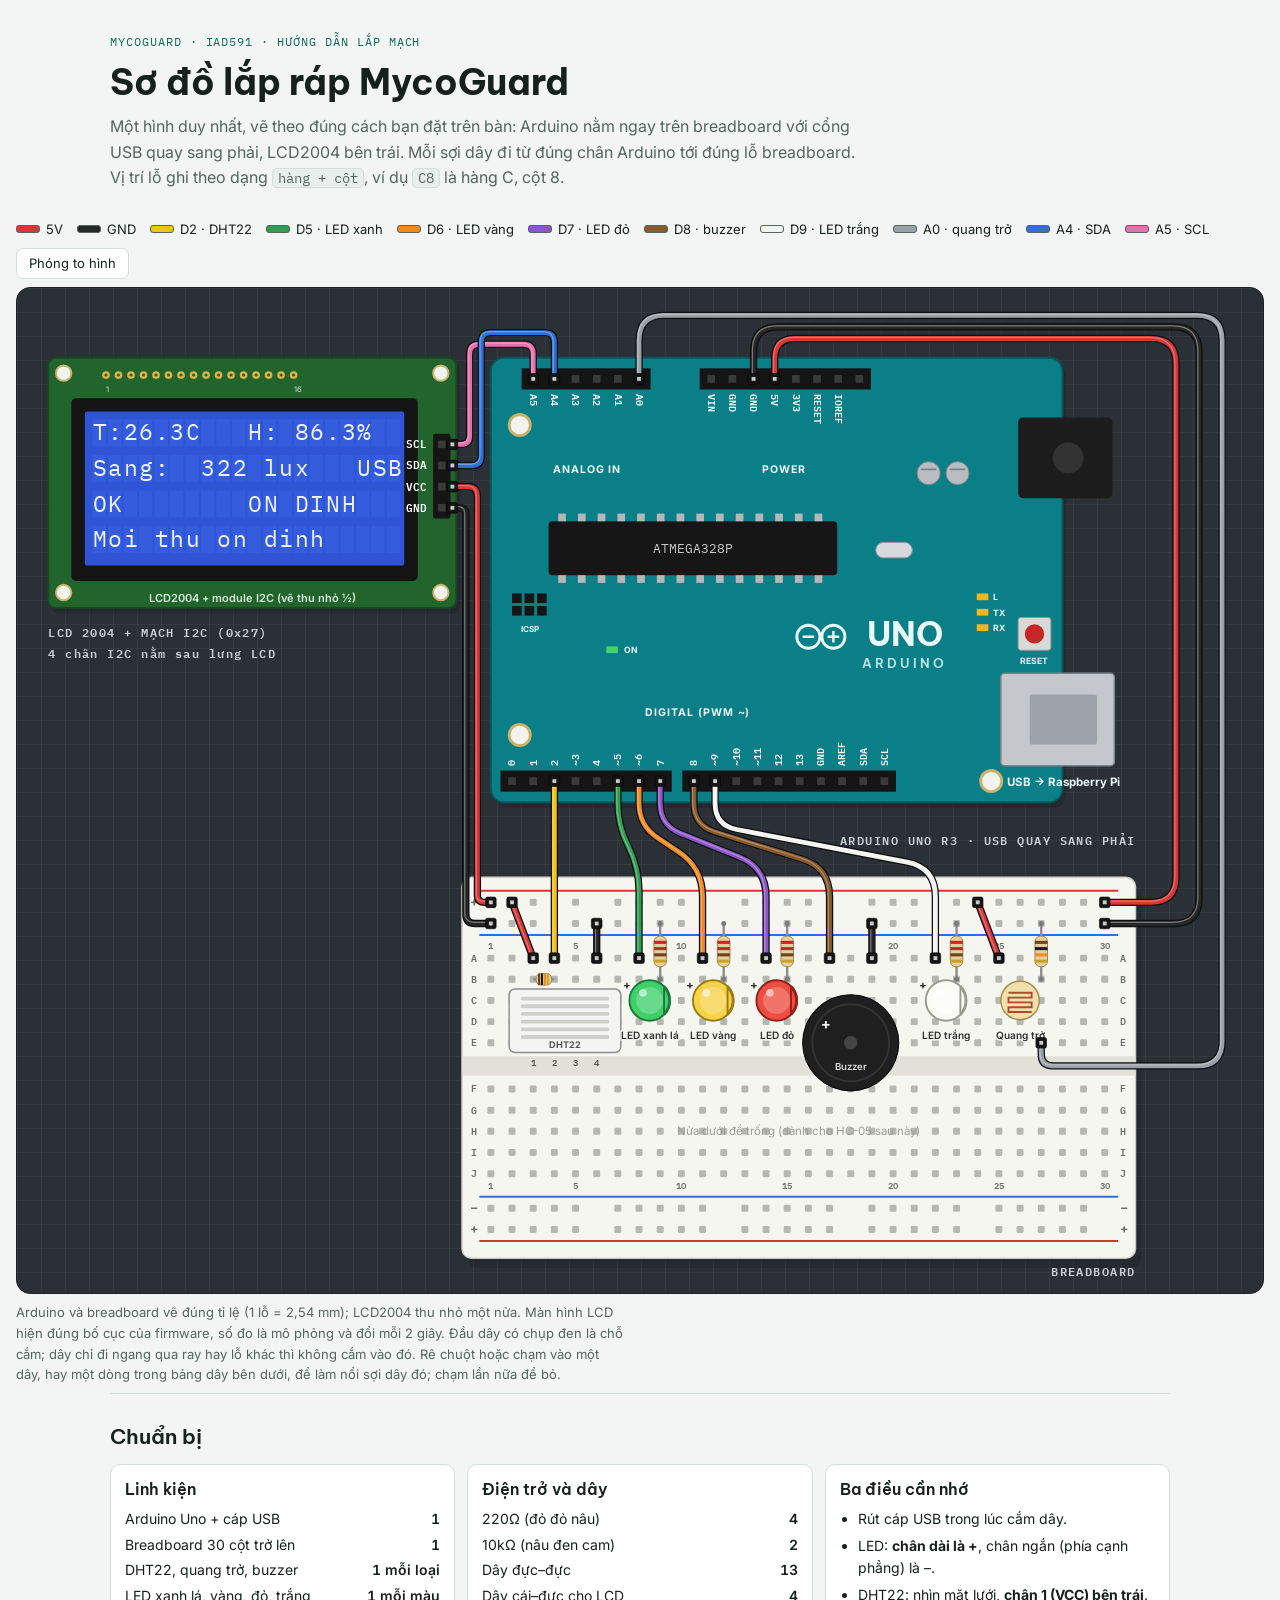
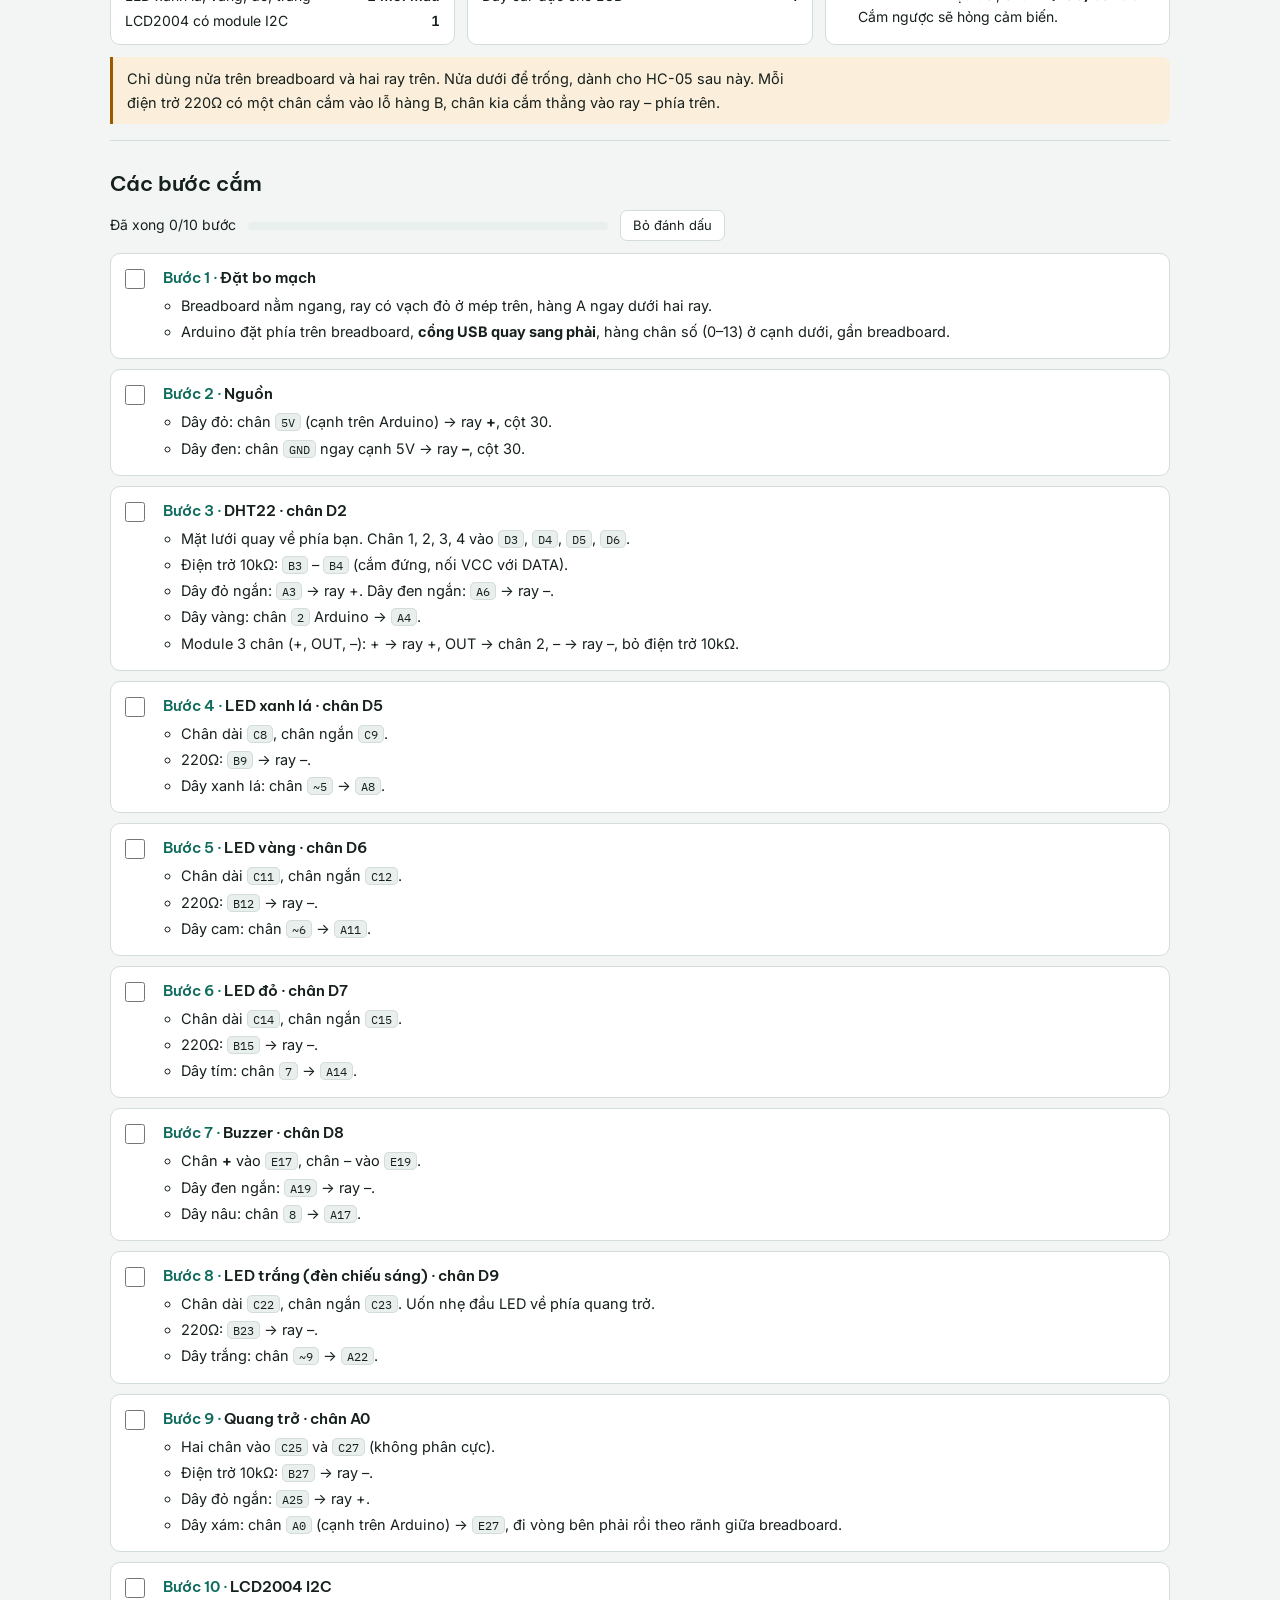
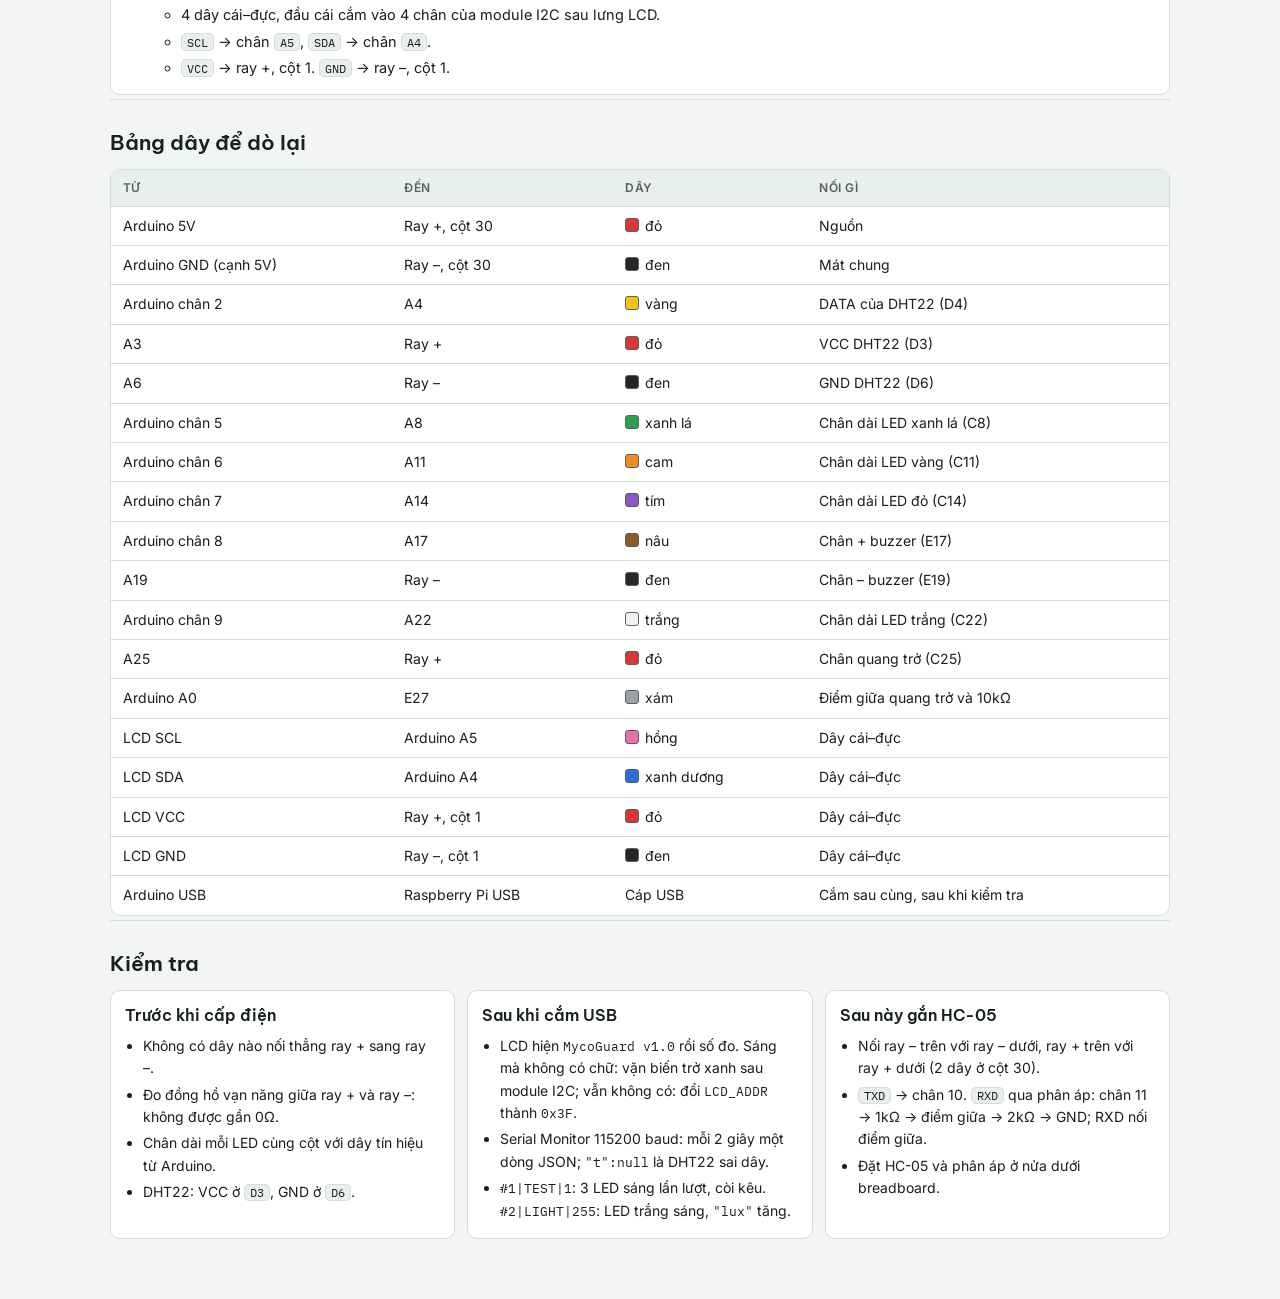
<file: docs/so-do-cam-day.html>
<!doctype html>
<meta charset="utf-8">
<meta name="viewport" content="width=device-width, initial-scale=1">
<title>Sơ đồ cắm dây MycoGuard</title>
<meta name="claude:viewport-fit-sides" content="cover">
<link rel="stylesheet" href="https://fonts.googleapis.com/css2?family=Be+Vietnam+Pro:wght@500;600;700&family=Inter:wght@400;500;600&family=IBM+Plex+Mono:wght@400;500;600&display=swap">
<style>
/* Layout: một hình lắp ráp lớn ở đầu trang (cuộn ngang trên điện thoại), bên dưới là các bước cắm và bảng dây.
   Hình vẽ giữ màu vật lý (bo mạch, dây); chữ và nền trang theo theme. */
:root{
  --bg:#f2f5f4; --surface:#ffffff; --sunk:#e9efed; --fg:#16201c; --muted:#56645e; --line:#d3ddd9;
  --accent:#0f6b5c; --accent-soft:#d9eee8; --warn:#9a5a00; --warn-soft:#fbeedb;
  --wire-edge:#2c312e; --stage:#e4e9e6;
  --f-display:"Be Vietnam Pro","Segoe UI",system-ui,sans-serif;
  --f-body:"Inter","Segoe UI",system-ui,sans-serif;
  --f-mono:"IBM Plex Mono",ui-monospace,Consolas,monospace;
}
@media (prefers-color-scheme: dark){:root:not([data-theme="light"]){
  --bg:#0e1412; --surface:#151d1a; --sunk:#1b2622; --fg:#e2ebe7; --muted:#9aa9a3; --line:#2a3531;
  --accent:#5cc7b0; --accent-soft:#16302a; --warn:#e7ad55; --warn-soft:#3a2b14;
  --wire-edge:#0a0c0b; --stage:#1d2622; color-scheme:dark;}}
:root[data-theme="dark"]{
  --bg:#0e1412; --surface:#151d1a; --sunk:#1b2622; --fg:#e2ebe7; --muted:#9aa9a3; --line:#2a3531;
  --accent:#5cc7b0; --accent-soft:#16302a; --warn:#e7ad55; --warn-soft:#3a2b14;
  --wire-edge:#0a0c0b; --stage:#1d2622; color-scheme:dark;}
body{margin:0;background:var(--bg);color:var(--fg);font-family:var(--f-body);font-size:15px;line-height:1.6}
.wrap{max-width:1060px;margin:0 auto;padding-left:max(16px,env(safe-area-inset-left,0px));padding-right:max(16px,env(safe-area-inset-right,0px));padding-block:0 56px}
.wide{max-width:1320px;margin:0 auto;padding-left:max(16px,env(safe-area-inset-left,0px));padding-right:max(16px,env(safe-area-inset-right,0px));padding-block:0 8px}
header.top{padding-block:32px 16px}
.eyebrow{font-family:var(--f-mono);font-size:12px;letter-spacing:.08em;text-transform:uppercase;color:var(--accent)}
h1{font-family:var(--f-display);font-weight:700;font-size:clamp(26px,4vw,36px);line-height:1.15;margin:.3em 0 .3em;text-wrap:balance}
h2{font-family:var(--f-display);font-weight:600;font-size:21px;margin:0 0 10px;text-wrap:balance}
h3{font-family:var(--f-display);font-weight:600;font-size:16px;margin:0 0 6px}
p{margin:0 0 12px;max-width:76ch}
.lead{color:var(--muted);font-size:16px;max-width:76ch}
code{font-family:var(--f-mono);font-size:.9em}
kbd{font-family:var(--f-mono);font-size:.85em;background:var(--sunk);border:1px solid var(--line);border-radius:5px;padding:0 5px;white-space:nowrap}
section{padding-block:26px 4px;border-top:1px solid var(--line)}
.stage{background-color:#2b3037;background-image:linear-gradient(rgba(255,255,255,.045) 1px,transparent 1px),linear-gradient(90deg,rgba(255,255,255,.045) 1px,transparent 1px);background-size:24px 24px;border:1px solid #1d2126;border-radius:14px;padding:12px;overflow:auto}
.stage .wire{transition:opacity .15s}
.stage svg.hl .wire{opacity:.16}
.stage svg.hl .wire.on{opacity:1}
.stage .wire.on .core{stroke-width:7}
.stage .wire{cursor:pointer}
tr[data-w]{cursor:pointer}
tr[data-w]:hover,tr[data-w]:focus,tr[data-w].on{background:var(--accent-soft);outline:none}
@media (prefers-reduced-motion:reduce){.stage .wire{transition:none}}
.stage svg{display:block;width:100%;height:auto;min-width:980px}
.stage.big svg{min-width:1700px}
.stage-bar{display:flex;flex-wrap:wrap;align-items:center;justify-content:space-between;gap:8px 16px;margin:0 0 8px}
.legend{display:flex;flex-wrap:wrap;gap:4px 14px;font-size:13px}
.legend span{display:inline-flex;align-items:center;gap:6px}
.legend i{width:22px;height:6px;border-radius:3px;border:1px solid var(--muted)}
.btn{font:inherit;font-size:13px;background:var(--surface);color:var(--fg);border:1px solid var(--line);border-radius:7px;padding:4px 12px;cursor:pointer}
.btn:hover,.btn:focus-visible{border-color:var(--accent);outline:none}
.caption{font-size:13px;color:var(--muted);margin:8px 0 0}
.grid{display:grid;grid-template-columns:repeat(auto-fit,minmax(230px,1fr));gap:12px}
.grid>*{min-width:0}
.card{background:var(--surface);border:1px solid var(--line);border-radius:10px;padding:12px 14px}
.bom{list-style:none;margin:0;padding:0;display:grid;gap:3px;font-size:14px}
.bom li{display:flex;justify-content:space-between;gap:10px}
.bom b{font-variant-numeric:tabular-nums;font-weight:600;white-space:nowrap}
.dots{margin:0;padding-left:18px;font-size:14px}
.dots li{margin-bottom:4px}
.callout{border-left:3px solid var(--warn);background:var(--warn-soft);padding:10px 14px;border-radius:0 8px 8px 0;margin:12px 0;font-size:14.5px}
.callout p:last-child{margin:0}
.tbl{overflow-x:auto;border:1px solid var(--line);border-radius:10px;background:var(--surface)}
table{border-collapse:collapse;width:100%;font-size:14px}
th,td{text-align:left;padding:8px 12px;border-bottom:1px solid var(--line);vertical-align:top}
th{font-size:12px;letter-spacing:.04em;text-transform:uppercase;color:var(--muted);background:var(--sunk);font-weight:600;white-space:nowrap}
tr:last-child td{border-bottom:0}
td .sw{display:inline-block;width:12px;height:12px;border-radius:3px;border:1px solid var(--muted);vertical-align:-1px;margin-right:6px}
.progress{display:flex;flex-wrap:wrap;align-items:center;gap:10px 12px;margin:0 0 12px;font-size:14px}
.bar{flex:1 1 160px;height:8px;background:var(--sunk);border-radius:99px;overflow:hidden;max-width:360px}
.bar i{display:block;height:100%;width:0;background:var(--accent);transition:width .25s}
ol.steps{list-style:none;margin:0;padding:0;display:grid;gap:10px;counter-reset:st}
ol.steps>li{background:var(--surface);border:1px solid var(--line);border-radius:10px;padding:12px 14px;display:grid;grid-template-columns:26px minmax(0,1fr);gap:2px 12px;counter-increment:st}
ol.steps>li.done{border-color:var(--accent);background:color-mix(in srgb,var(--accent-soft) 55%,var(--surface))}
ol.steps input{width:20px;height:20px;margin:3px 0 0;accent-color:var(--accent);cursor:pointer}
ol.steps label{font-family:var(--f-display);font-weight:600;cursor:pointer}
ol.steps label::before{content:"Bước " counter(st) " · ";color:var(--accent)}
ol.steps ul{grid-column:2;margin:2px 0 0;padding-left:18px;font-size:14.5px}
ol.steps ul li{margin-bottom:3px}
@media (prefers-reduced-motion:reduce){.bar i{transition:none}}
</style>

<header class="top wrap">
  <div class="eyebrow">MycoGuard · IAD591 · Hướng dẫn lắp mạch</div>
  <h1>Sơ đồ lắp ráp MycoGuard</h1>
  <p class="lead">Một hình duy nhất, vẽ theo đúng cách bạn đặt trên bàn: Arduino nằm ngay trên breadboard với cổng USB quay sang phải, LCD2004 bên trái. Mỗi sợi dây đi từ đúng chân Arduino tới đúng lỗ breadboard. Vị trí lỗ ghi theo dạng <kbd>hàng + cột</kbd>, ví dụ <kbd>C8</kbd> là hàng C, cột 8.</p>
</header>

<div class="wide">
  <div class="stage-bar">
    <div class="legend" id="legend"></div>
    <button class="btn" id="zoomBtn" type="button" aria-pressed="false">Phóng to hình</button>
  </div>
  <div class="stage" id="stage"><svg id="art" viewBox="0 0 1270 1020" role="img" aria-label="Sơ đồ lắp ráp: Arduino Uno, breadboard, LCD2004 I2C và toàn bộ dây nối"></svg></div>
  <p class="caption">Arduino và breadboard vẽ đúng tỉ lệ (1 lỗ = 2,54 mm); LCD2004 thu nhỏ một nửa. Màn hình LCD hiện đúng bố cục của firmware, số đo là mô phỏng và đổi mỗi 2 giây. Đầu dây có chụp đen là chỗ cắm; dây chỉ đi ngang qua ray hay lỗ khác thì không cắm vào đó. Rê chuột hoặc chạm vào một dây, hay một dòng trong bảng dây bên dưới, để làm nổi sợi dây đó; chạm lần nữa để bỏ.</p>
</div>

<main class="wrap">

<section>
  <h2>Chuẩn bị</h2>
  <div class="grid">
    <div class="card"><h3>Linh kiện</h3><ul class="bom">
      <li>Arduino Uno + cáp USB<b>1</b></li>
      <li>Breadboard 30 cột trở lên<b>1</b></li>
      <li>DHT22, quang trở, buzzer<b>1 mỗi loại</b></li>
      <li>LED xanh lá, vàng, đỏ, trắng<b>1 mỗi màu</b></li>
      <li>LCD2004 có module I2C<b>1</b></li>
    </ul></div>
    <div class="card"><h3>Điện trở và dây</h3><ul class="bom">
      <li>220Ω (đỏ đỏ nâu)<b>4</b></li>
      <li>10kΩ (nâu đen cam)<b>2</b></li>
      <li>Dây đực–đực<b>13</b></li>
      <li>Dây cái–đực cho LCD<b>4</b></li>
    </ul></div>
    <div class="card"><h3>Ba điều cần nhớ</h3><ul class="dots">
      <li>Rút cáp USB trong lúc cắm dây.</li>
      <li>LED: <b>chân dài là +</b>, chân ngắn (phía cạnh phẳng) là –.</li>
      <li>DHT22: nhìn mặt lưới, <b>chân 1 (VCC) bên trái</b>. Cắm ngược sẽ hỏng cảm biến.</li>
    </ul></div>
  </div>
  <div class="callout"><p>Chỉ dùng nửa trên breadboard và hai ray trên. Nửa dưới để trống, dành cho HC-05 sau này. Mỗi điện trở 220Ω có một chân cắm vào lỗ hàng B, chân kia cắm thẳng vào ray – phía trên.</p></div>
</section>

<section>
  <h2>Các bước cắm</h2>
  <div class="progress"><span id="progText">Đã xong 0/10 bước</span><div class="bar"><i id="progBar"></i></div><button class="btn" id="resetBtn" type="button">Bỏ đánh dấu</button></div>
  <ol class="steps" id="steps">
    <li><input type="checkbox" id="s1"><label for="s1">Đặt bo mạch</label>
      <ul><li>Breadboard nằm ngang, ray có vạch đỏ ở mép trên, hàng A ngay dưới hai ray.</li>
      <li>Arduino đặt phía trên breadboard, <b>cổng USB quay sang phải</b>, hàng chân số (0–13) ở cạnh dưới, gần breadboard.</li></ul></li>
    <li><input type="checkbox" id="s2"><label for="s2">Nguồn</label>
      <ul><li>Dây đỏ: chân <kbd>5V</kbd> (cạnh trên Arduino) → ray <b>+</b>, cột 30.</li>
      <li>Dây đen: chân <kbd>GND</kbd> ngay cạnh 5V → ray <b>–</b>, cột 30.</li></ul></li>
    <li><input type="checkbox" id="s3"><label for="s3">DHT22 · chân D2</label>
      <ul><li>Mặt lưới quay về phía bạn. Chân 1, 2, 3, 4 vào <kbd>D3</kbd>, <kbd>D4</kbd>, <kbd>D5</kbd>, <kbd>D6</kbd>.</li>
      <li>Điện trở 10kΩ: <kbd>B3</kbd> – <kbd>B4</kbd> (cắm đứng, nối VCC với DATA).</li>
      <li>Dây đỏ ngắn: <kbd>A3</kbd> → ray +. Dây đen ngắn: <kbd>A6</kbd> → ray –.</li>
      <li>Dây vàng: chân <kbd>2</kbd> Arduino → <kbd>A4</kbd>.</li>
      <li>Module 3 chân (+, OUT, –): + → ray +, OUT → chân 2, – → ray –, bỏ điện trở 10kΩ.</li></ul></li>
    <li><input type="checkbox" id="s4"><label for="s4">LED xanh lá · chân D5</label>
      <ul><li>Chân dài <kbd>C8</kbd>, chân ngắn <kbd>C9</kbd>.</li>
      <li>220Ω: <kbd>B9</kbd> → ray –.</li>
      <li>Dây xanh lá: chân <kbd>~5</kbd> → <kbd>A8</kbd>.</li></ul></li>
    <li><input type="checkbox" id="s5"><label for="s5">LED vàng · chân D6</label>
      <ul><li>Chân dài <kbd>C11</kbd>, chân ngắn <kbd>C12</kbd>.</li>
      <li>220Ω: <kbd>B12</kbd> → ray –.</li>
      <li>Dây cam: chân <kbd>~6</kbd> → <kbd>A11</kbd>.</li></ul></li>
    <li><input type="checkbox" id="s6"><label for="s6">LED đỏ · chân D7</label>
      <ul><li>Chân dài <kbd>C14</kbd>, chân ngắn <kbd>C15</kbd>.</li>
      <li>220Ω: <kbd>B15</kbd> → ray –.</li>
      <li>Dây tím: chân <kbd>7</kbd> → <kbd>A14</kbd>.</li></ul></li>
    <li><input type="checkbox" id="s7"><label for="s7">Buzzer · chân D8</label>
      <ul><li>Chân <b>+</b> vào <kbd>E17</kbd>, chân – vào <kbd>E19</kbd>.</li>
      <li>Dây đen ngắn: <kbd>A19</kbd> → ray –.</li>
      <li>Dây nâu: chân <kbd>8</kbd> → <kbd>A17</kbd>.</li></ul></li>
    <li><input type="checkbox" id="s8"><label for="s8">LED trắng (đèn chiếu sáng) · chân D9</label>
      <ul><li>Chân dài <kbd>C22</kbd>, chân ngắn <kbd>C23</kbd>. Uốn nhẹ đầu LED về phía quang trở.</li>
      <li>220Ω: <kbd>B23</kbd> → ray –.</li>
      <li>Dây trắng: chân <kbd>~9</kbd> → <kbd>A22</kbd>.</li></ul></li>
    <li><input type="checkbox" id="s9"><label for="s9">Quang trở · chân A0</label>
      <ul><li>Hai chân vào <kbd>C25</kbd> và <kbd>C27</kbd> (không phân cực).</li>
      <li>Điện trở 10kΩ: <kbd>B27</kbd> → ray –.</li>
      <li>Dây đỏ ngắn: <kbd>A25</kbd> → ray +.</li>
      <li>Dây xám: chân <kbd>A0</kbd> (cạnh trên Arduino) → <kbd>E27</kbd>, đi vòng bên phải rồi theo rãnh giữa breadboard.</li></ul></li>
    <li><input type="checkbox" id="s10"><label for="s10">LCD2004 I2C</label>
      <ul><li>4 dây cái–đực, đầu cái cắm vào 4 chân của module I2C sau lưng LCD.</li>
      <li><kbd>SCL</kbd> → chân <kbd>A5</kbd>, <kbd>SDA</kbd> → chân <kbd>A4</kbd>.</li>
      <li><kbd>VCC</kbd> → ray +, cột 1. <kbd>GND</kbd> → ray –, cột 1.</li></ul></li>
  </ol>
</section>

<section>
  <h2>Bảng dây để dò lại</h2>
  <div class="tbl"><table>
    <thead><tr><th>Từ</th><th>Đến</th><th>Dây</th><th>Nối gì</th></tr></thead>
    <tbody id="wireTable"></tbody>
  </table></div>
</section>

<section>
  <h2>Kiểm tra</h2>
  <div class="grid">
    <div class="card"><h3>Trước khi cấp điện</h3><ul class="dots">
      <li>Không có dây nào nối thẳng ray + sang ray –.</li>
      <li>Đo đồng hồ vạn năng giữa ray + và ray –: không được gần 0Ω.</li>
      <li>Chân dài mỗi LED cùng cột với dây tín hiệu từ Arduino.</li>
      <li>DHT22: VCC ở <kbd>D3</kbd>, GND ở <kbd>D6</kbd>.</li>
    </ul></div>
    <div class="card"><h3>Sau khi cắm USB</h3><ul class="dots">
      <li>LCD hiện <code>MycoGuard v1.0</code> rồi số đo. Sáng mà không có chữ: vặn biến trở xanh sau module I2C; vẫn không có: đổi <code>LCD_ADDR</code> thành <code>0x3F</code>.</li>
      <li>Serial Monitor 115200 baud: mỗi 2 giây một dòng JSON; <code>"t":null</code> là DHT22 sai dây.</li>
      <li><code>#1|TEST|1</code>: 3 LED sáng lần lượt, còi kêu. <code>#2|LIGHT|255</code>: LED trắng sáng, <code>"lux"</code> tăng.</li>
    </ul></div>
    <div class="card"><h3>Sau này gắn HC-05</h3><ul class="dots">
      <li>Nối ray – trên với ray – dưới, ray + trên với ray + dưới (2 dây ở cột 30).</li>
      <li><kbd>TXD</kbd> → chân 10. <kbd>RXD</kbd> qua phân áp: chân 11 → 1kΩ → điểm giữa → 2kΩ → GND; RXD nối điểm giữa.</li>
      <li>Đặt HC-05 và phân áp ở nửa dưới breadboard.</li>
    </ul></div>
  </div>
</section>

</main>

<script>
(function () {
  "use strict";
  var W = { red:"#d93636", black:"#262626", yellow:"#f2c21b", green:"#2f9e4f", orange:"#f08a24", purple:"#8e55c9",
            brown:"#8b5a2b", white:"#f3f3f0", grey:"#9aa1a8", blue:"#2f6fd6", pink:"#ea6fae" };
  var NAME = { red:"đỏ", black:"đen", yellow:"vàng", green:"xanh lá", orange:"cam", purple:"tím", brown:"nâu",
               white:"trắng", grey:"xám", blue:"xanh dương", pink:"hồng" };

  // ---------- Toạ độ ----------
  var BX = 480;                                   // cột 1
  var X = function (c) { return BX + (c - 1) * 22; };
  var Y = { "T+":626, "T-":648, A:684, B:706, C:728, D:750, E:772, F:820, G:842, H:864, I:886, J:908, "B-":944, "B+":966 };
  var UX = 480, UY = 60;                          // góc trên trái Arduino (đã xoay 180°, USB bên phải)
  var DIG = [["0",22],["1",44],["2",66],["3",88],["4",110],["5",132],["6",154],["7",176],["8",211],["9",233],
             ["10",255],["11",277],["12",299],["13",321],["GND",343],["AREF",365],["SDA",387],["SCL",409]];
  var PWR = [["A5",44],["A4",66],["A3",88],["A2",110],["A1",132],["A0",154],["VIN",229],["GND",251],["GND",273],
             ["5V",295],["3V3",317],["RESET",339],["IOREF",361],["",383]];
  function dpin(n) { for (var i = 0; i < DIG.length; i++) if (DIG[i][0] === n) return [UX + DIG[i][1], UY + 440]; }
  function ppin(n, k) { var seen = 0; for (var i = 0; i < PWR.length; i++) if (PWR[i][0] === n && ++seen === (k || 1)) return [UX + PWR[i][1], UY + 22]; }

  var s = "";
  function add(x) { s += x; }

  // ---------- Đường bo góc ----------
  function rpath(pts, r) {
    r = r || 14;
    var d = "M" + pts[0][0] + " " + pts[0][1];
    for (var i = 1; i < pts.length - 1; i++) {
      var p0 = pts[i - 1], p1 = pts[i], p2 = pts[i + 1];
      var d1 = Math.hypot(p1[0] - p0[0], p1[1] - p0[1]), d2 = Math.hypot(p2[0] - p1[0], p2[1] - p1[1]);
      var rr = Math.min(r, d1 / 2, d2 / 2);
      var ax = p1[0] + (p0[0] - p1[0]) / d1 * rr, ay = p1[1] + (p0[1] - p1[1]) / d1 * rr;
      var bx = p1[0] + (p2[0] - p1[0]) / d2 * rr, by = p1[1] + (p2[1] - p1[1]) / d2 * rr;
      d += " L" + ax.toFixed(1) + " " + ay.toFixed(1) + " Q" + p1[0] + " " + p1[1] + " " + bx.toFixed(1) + " " + by.toFixed(1);
    }
    var l = pts[pts.length - 1];
    return d + " L" + l[0] + " " + l[1];
  }
  var plugs = "";
  function plugAt(p) {
    return '<rect x="' + (p[0] - 5.5) + '" y="' + (p[1] - 5.5) + '" width="11" height="11" rx="2" fill="#151515" stroke="#000" stroke-width="0.6"/>' +
           '<rect x="' + (p[0] - 2) + '" y="' + (p[1] - 2) + '" width="4" height="4" fill="#c9c9c9"/>';
  }
  var wires = "";
  function wire(pts, color, r, id) {
    var d = rpath(pts, r || 26);
    wires += '<g class="wire" data-w="' + (id || "") + '">';
    wires += '<path d="' + d + '" fill="none" stroke="#0d0f11" stroke-width="7.6" stroke-linecap="round" stroke-linejoin="round"/>';
    wires += '<path class="core" d="' + d + '" fill="none" stroke="' + W[color] + '" stroke-width="5" stroke-linecap="round" stroke-linejoin="round"/>';
    wires += '<path d="' + d + '" fill="none" stroke="#ffffff" stroke-opacity="' + (color === "black" ? ".38" : ".3") + '" stroke-width="1.3" stroke-linecap="round" transform="translate(-1.2 -1.2)"/>';
    wires += plugAt(pts[0]) + plugAt(pts[pts.length - 1]) + '</g>';
  }

  // ================= Breadboard =================
  add('<rect x="452" y="604" width="700" height="396" rx="10" fill="#000" opacity=".12" transform="translate(4 6)"/>');
  add('<rect x="450" y="600" width="700" height="396" rx="10" fill="#f6f6f1" stroke="#cfcfc5" stroke-width="1.5"/>');
  add('<rect x="450" y="786" width="700" height="20" fill="#e1e1d8"/>');
  [[614, "#d93636"], [660, "#2f6fd6"], [932, "#2f6fd6"], [978, "#d93636"]].forEach(function (l) {
    add('<line x1="468" x2="1132" y1="' + l[0] + '" y2="' + l[0] + '" stroke="' + l[1] + '" stroke-width="2"/>');
  });
  function hole(x, y) { add('<rect x="' + (x - 3.6) + '" y="' + (y - 3.6) + '" width="7.2" height="7.2" rx="1.4" fill="#b4b8b1"/>'); }
  ["T+", "T-", "B-", "B+"].forEach(function (r) {           // ray: nhóm 5 lỗ
    for (var c = 1; c <= 30; c++) if ((c - 1) % 6 !== 5) hole(X(c), Y[r]);
  });
  "ABCDEFGHIJ".split("").forEach(function (r) {
    for (var c = 1; c <= 30; c++) hole(X(c), Y[r]);
    add('<text x="463" y="' + (Y[r] + 3.5) + '" font-family="IBM Plex Mono,monospace" font-size="10" font-weight="600" fill="#6b6f6a" text-anchor="middle">' + r + '</text>');
    add('<text x="1137" y="' + (Y[r] + 3.5) + '" font-family="IBM Plex Mono,monospace" font-size="10" font-weight="600" fill="#6b6f6a" text-anchor="middle">' + r + '</text>');
  });
  [1, 5, 10, 15, 20, 25, 30].forEach(function (c) {
    add('<text x="' + X(c) + '" y="674" font-family="IBM Plex Mono,monospace" font-size="9.5" font-weight="600" fill="#6b6f6a" text-anchor="middle">' + c + '</text>');
    add('<text x="' + X(c) + '" y="924" font-family="IBM Plex Mono,monospace" font-size="9.5" font-weight="600" fill="#6b6f6a" text-anchor="middle">' + c + '</text>');
  });
  [["+", 630], ["–", 652], ["–", 948], ["+", 970]].forEach(function (r) {
    add('<text x="462" y="' + r[1] + '" font-size="13" font-weight="700" fill="#6b6f6a" text-anchor="middle">' + r[0] + '</text>');
    add('<text x="1138" y="' + r[1] + '" font-size="13" font-weight="700" fill="#6b6f6a" text-anchor="middle">' + r[0] + '</text>');
  });
  add('<text x="800" y="868" font-family="Inter,sans-serif" font-size="12" fill="#9a9d97" text-anchor="middle">Nửa dưới để trống (dành cho HC-05 sau này)</text>');

  // ---------- Linh kiện ----------
  var R220 = ["#c62828", "#c62828", "#6d4321", "#c9a227"], R10K = ["#6d4321", "#1a1a1a", "#f08a24", "#c9a227"];
  function resistorV(x, y1, y2, bands) {           // điện trở đứng: từ lỗ y1 tới ray y2
    var top = Math.min(y1, y2), bot = Math.max(y1, y2), mid = (top + bot) / 2;
    add('<line x1="' + x + '" y1="' + top + '" x2="' + x + '" y2="' + bot + '" stroke="#8a8a8a" stroke-width="2.4"/>');
    add('<rect x="' + (x - 6.5) + '" y="' + (mid - 16) + '" width="13" height="32" rx="6" fill="#e6cf9e" stroke="#9c8250"/>');
    bands.forEach(function (c, i) { add('<rect x="' + (x - 6.5) + '" y="' + (mid - 11 + i * 6.5) + '" width="13" height="3.2" fill="' + c + '"/>'); });
    plugs += '<circle cx="' + x + '" cy="' + top + '" r="2.6" fill="#7b7b7b"/><circle cx="' + x + '" cy="' + bot + '" r="2.6" fill="#7b7b7b"/>';
  }
  function resistorH(c1, c2, row, bands) {
    var x1 = X(c1), x2 = X(c2), y = Y[row], bw = Math.max(14, x2 - x1 - 6), bx = (x1 + x2) / 2 - bw / 2;
    add('<line x1="' + x1 + '" y1="' + y + '" x2="' + x2 + '" y2="' + y + '" stroke="#8a8a8a" stroke-width="2.4"/>');
    add('<rect x="' + bx + '" y="' + (y - 6) + '" width="' + bw + '" height="12" rx="5" fill="#e6cf9e" stroke="#9c8250"/>');
    bands.forEach(function (c, i) { add('<rect x="' + (bx + 2 + i * (bw - 4) / 4) + '" y="' + (y - 6) + '" width="2.2" height="12" fill="' + c + '"/>'); });
  }
  function led(cA, row, body, rim, name) {
    var cx = (X(cA) + X(cA + 1)) / 2, cy = Y[row];
    add('<circle cx="' + cx + '" cy="' + cy + '" r="21" fill="' + body + '" stroke="' + rim + '" stroke-width="2"/>');
    add('<circle cx="' + cx + '" cy="' + cy + '" r="14" fill="#ffffff" opacity=".22"/>');
    add('<path d="M' + (cx + 15) + ' ' + (cy - 14.5) + ' A21 21 0 0 1 ' + (cx + 15) + ' ' + (cy + 14.5) + '" fill="none" stroke="' + rim + '" stroke-width="3"/>');
    add('<line x1="' + (cx + 15) + '" y1="' + (cy - 14.5) + '" x2="' + (cx + 15) + '" y2="' + (cy + 14.5) + '" stroke="' + rim + '" stroke-width="2"/>');
    add('<circle cx="' + (cx - 7) + '" cy="' + (cy - 8) + '" r="4" fill="#ffffff" opacity=".55"/>');
    add('<text x="' + (X(cA) - 13) + '" y="' + (cy - 12) + '" font-size="12" font-weight="700" fill="#333" text-anchor="middle">+</text>');
    label(cx, 768, name);
  }
  function label(x, y, t, color) {
    add('<text x="' + x + '" y="' + y + '" font-family="Inter,sans-serif" font-size="10.5" font-weight="600" fill="' + (color || "#2d322f") +
        '" text-anchor="middle" paint-order="stroke" stroke="#f6f6f1" stroke-width="3">' + t + '</text>');
  }

  // DHT22: chân D3..D6, mặt lưới quay xuống phía người cắm
  var dx = (X(3) + X(6)) / 2;
  add('<rect x="' + (dx - 58) + '" y="716" width="116" height="66" rx="6" fill="#f4f4f2" stroke="#8d8d8d" stroke-width="1.5"/>');
  for (var gy = 724; gy <= 768; gy += 8) add('<rect x="' + (dx - 46) + '" y="' + gy + '" width="92" height="4" rx="2" fill="#cfcfcb"/>');
  add('<text x="' + dx + '" y="777" font-family="Inter,sans-serif" font-size="9.5" font-weight="700" fill="#555" text-anchor="middle">DHT22</text>');
  [3, 4, 5, 6].forEach(function (c, i) {
    add('<text x="' + X(c) + '" y="796" font-family="IBM Plex Mono,monospace" font-size="9" font-weight="600" fill="#555" text-anchor="middle">' + (i + 1) + '</text>');
  });
  resistorH(3, 4, "B", R10K);

  led(8, "C", "#3fcf6b", "#1d7a3a", "LED xanh lá");
  led(11, "C", "#f7d34a", "#9a7d12", "LED vàng");
  led(14, "C", "#ee4d42", "#932019", "LED đỏ");
  led(22, "C", "#fbfbf6", "#9a9a90", "LED trắng");
  [9, 12, 15, 23].forEach(function (c) { resistorV(X(c), Y.B, Y["T-"], R220); });

  // Buzzer: + E17, – E19
  var bzx = X(18), bzy = Y.E;
  add('<circle cx="' + bzx + '" cy="' + bzy + '" r="50" fill="#1f1f1f" stroke="#000"/>');
  add('<circle cx="' + bzx + '" cy="' + bzy + '" r="40" fill="none" stroke="#333" stroke-width="2"/>');
  add('<circle cx="' + bzx + '" cy="' + bzy + '" r="7" fill="#444"/>');
  add('<text x="' + (bzx - 26) + '" y="' + (bzy - 14) + '" font-size="15" font-weight="700" fill="#fff" text-anchor="middle">+</text>');
  add('<text x="' + bzx + '" y="' + (bzy + 28) + '" font-family="Inter,sans-serif" font-size="10" font-weight="600" fill="#ddd" text-anchor="middle">Buzzer</text>');

  // Quang trở C25, C27
  var lx = X(26), ly = Y.C;
  add('<circle cx="' + lx + '" cy="' + ly + '" r="20" fill="#f1dfae" stroke="#a88c4a" stroke-width="1.5"/>');
  add('<path d="M' + (lx - 12) + ' ' + (ly - 8) + ' h24 v5 h-24 v5 h24 v5 h-24 v5 h24" fill="none" stroke="#b0482a" stroke-width="2"/>');
  label(lx, 768, "Quang trở");
  resistorV(X(27), Y.B, Y["T-"], R10K);

  // ================= Arduino Uno (USB bên phải) =================
  add('<rect x="' + (UX + 4) + '" y="' + (UY + 6) + '" width="594" height="462" rx="14" fill="#000" opacity=".15"/>');
  add('<rect x="' + UX + '" y="' + UY + '" width="594" height="462" rx="14" fill="#0b7f88" stroke="#06585e" stroke-width="2"/>');
  [[UX + 30, UY + 70], [UX + 30, UY + 392], [UX + 520, UY + 440]].forEach(function (h) {
    add('<circle cx="' + h[0] + '" cy="' + h[1] + '" r="11" fill="#f2f2ee" stroke="#c9b26a" stroke-width="3"/>');
  });
  // USB-B và jack nguồn
  add('<rect x="' + (UX + 530) + '" y="' + (UY + 328) + '" width="118" height="96" rx="4" fill="#c4c8cc" stroke="#7d8388" stroke-width="1.5"/>');
  add('<rect x="' + (UX + 560) + '" y="' + (UY + 350) + '" width="70" height="52" rx="3" fill="#9da3a8"/>');
  add('<text x="' + (UX + 595) + '" y="' + (UY + 445) + '" font-family="Inter,sans-serif" font-size="12" font-weight="700" fill="#e9f7f8" text-anchor="middle">USB → Raspberry Pi</text>');
  add('<rect x="' + (UX + 548) + '" y="' + (UY + 62) + '" width="98" height="84" rx="5" fill="#1c1c1c"/>');
  add('<circle cx="' + (UX + 600) + '" cy="' + (UY + 104) + '" r="16" fill="#333"/>');
  // Chip, thạch anh, nút reset
  add('<rect x="' + (UX + 60) + '" y="' + (UY + 170) + '" width="300" height="56" rx="4" fill="#161616"/>');
  for (var k = 0; k < 14; k++) {
    add('<rect x="' + (UX + 70 + k * 20.5) + '" y="' + (UY + 162) + '" width="8" height="8" fill="#b7b7b7"/><rect x="' + (UX + 70 + k * 20.5) + '" y="' + (UY + 226) + '" width="8" height="8" fill="#b7b7b7"/>');
  }
  add('<text x="' + (UX + 210) + '" y="' + (UY + 203) + '" font-family="IBM Plex Mono,monospace" font-size="13" fill="#c9c9c9" text-anchor="middle">ATMEGA328P</text>');
  add('<rect x="' + (UX + 400) + '" y="' + (UY + 192) + '" width="38" height="16" rx="8" fill="#d7d9dc" stroke="#999"/>');
  add('<rect x="' + (UX + 548) + '" y="' + (UY + 270) + '" width="34" height="34" rx="3" fill="#d9d9d9" stroke="#999"/><circle cx="' + (UX + 565) + '" cy="' + (UY + 287) + '" r="10" fill="#c62828"/>');
  add('<text x="' + (UX + 565) + '" y="' + (UY + 318) + '" font-family="Inter,sans-serif" font-size="9" font-weight="700" fill="#e9f7f8" text-anchor="middle">RESET</text>');
  // Đèn L, TX, RX, ON
  [["L", 250], ["TX", 266], ["RX", 282]].forEach(function (l) {
    add('<rect x="' + (UX + 505) + '" y="' + (UY + l[1] - 5) + '" width="12" height="7" fill="#f2b51b"/><text x="' + (UX + 522) + '" y="' + (UY + l[1] + 2) + '" font-family="Inter,sans-serif" font-size="9" font-weight="700" fill="#e9f7f8">' + l[0] + '</text>');
  });
  add('<rect x="' + (UX + 120) + '" y="' + (UY + 300) + '" width="12" height="7" fill="#45d36b"/><text x="' + (UX + 138) + '" y="' + (UY + 307) + '" font-family="Inter,sans-serif" font-size="9" font-weight="700" fill="#e9f7f8">ON</text>');
  // Đầu ICSP 2x3
  for (var ir = 0; ir < 2; ir++) for (var ic = 0; ic < 3; ic++) {
    add('<rect x="' + (UX + 22 + ic * 13) + '" y="' + (UY + 245 + ir * 13) + '" width="10" height="10" fill="#151515"/>');
  }
  add('<text x="' + (UX + 41) + '" y="' + (UY + 285) + '" font-family="Inter,sans-serif" font-size="8.5" font-weight="700" fill="#e9f7f8" text-anchor="middle">ICSP</text>');
  // Tụ điện
  [[UX + 455, UY + 120], [UX + 485, UY + 120]].forEach(function (c) {
    add('<circle cx="' + c[0] + '" cy="' + c[1] + '" r="12" fill="#b9bdc2" stroke="#7b8086"/><path d="M' + (c[0] - 8) + ' ' + (c[1] - 4) + ' h16" stroke="#7b8086" stroke-width="2"/>');
  });
  // Biểu tượng ⊖⊕
  add('<circle cx="' + (UX + 330) + '" cy="' + (UY + 290) + '" r="12" fill="none" stroke="#e9f7f8" stroke-width="3"/><circle cx="' + (UX + 356) + '" cy="' + (UY + 290) + '" r="12" fill="none" stroke="#e9f7f8" stroke-width="3"/>');
  add('<path d="M' + (UX + 324) + ' ' + (UY + 290) + ' h12 M' + (UX + 350) + ' ' + (UY + 290) + ' h12 M' + (UX + 356) + ' ' + (UY + 284) + ' v12" stroke="#e9f7f8" stroke-width="2.6"/>');
  add('<text x="' + (UX + 430) + '" y="' + (UY + 300) + '" font-family="Be Vietnam Pro,sans-serif" font-size="34" font-weight="700" fill="#e9f7f8" text-anchor="middle">UNO</text>');
  add('<text x="' + (UX + 430) + '" y="' + (UY + 322) + '" font-family="Be Vietnam Pro,sans-serif" font-size="13" font-weight="600" fill="#bfe6e9" text-anchor="middle" letter-spacing="3">ARDUINO</text>');
  add('<text x="' + (UX + 215) + '" y="' + (UY + 372) + '" font-family="Inter,sans-serif" font-size="11" font-weight="700" fill="#e9f7f8" text-anchor="middle" letter-spacing="1">DIGITAL (PWM ~)</text>');
  add('<text x="' + (UX + 100) + '" y="' + (UY + 120) + '" font-family="Inter,sans-serif" font-size="11" font-weight="700" fill="#e9f7f8" text-anchor="middle" letter-spacing="1">ANALOG IN</text>');
  add('<text x="' + (UX + 305) + '" y="' + (UY + 120) + '" font-family="Inter,sans-serif" font-size="11" font-weight="700" fill="#e9f7f8" text-anchor="middle" letter-spacing="1">POWER</text>');
  // Hàng chân
  add('<rect x="' + (UX + 10) + '" y="' + (UY + 429) + '" width="178" height="22" fill="#151515"/><rect x="' + (UX + 199) + '" y="' + (UY + 429) + '" width="222" height="22" fill="#151515"/>');
  add('<rect x="' + (UX + 32) + '" y="' + (UY + 11) + '" width="134" height="22" fill="#151515"/><rect x="' + (UX + 217) + '" y="' + (UY + 11) + '" width="178" height="22" fill="#151515"/>');
  var PWM = { "3":1, "5":1, "6":1, "9":1, "10":1, "11":1 };
  DIG.forEach(function (p) {
    var x = UX + p[1], y = UY + 440;
    add('<rect x="' + (x - 4) + '" y="' + (y - 4) + '" width="8" height="8" fill="#3a3a3a"/>');
    var t = (PWM[p[0]] ? "~" : "") + p[0];
    add('<text transform="translate(' + (x + 3.5) + ' ' + (y - 16) + ') rotate(-90)" font-family="IBM Plex Mono,monospace" font-size="10" font-weight="600" fill="#ffffff">' + t + '</text>');
  });
  PWR.forEach(function (p) {
    var x = UX + p[1], y = UY + 22;
    add('<rect x="' + (x - 4) + '" y="' + (y - 4) + '" width="8" height="8" fill="#3a3a3a"/>');
    add('<text transform="translate(' + (x - 3.5) + ' ' + (y + 16) + ') rotate(90)" font-family="IBM Plex Mono,monospace" font-size="10" font-weight="600" fill="#ffffff">' + p[0] + '</text>');
  });

  // ================= LCD2004 + I2C (vẽ ½) =================
  add('<rect x="24" y="66" width="424" height="260" rx="8" fill="#000" opacity=".15"/>');
  add('<rect x="20" y="60" width="424" height="260" rx="8" fill="#22652c" stroke="#164a1e" stroke-width="2"/>');
  [[36, 76], [428, 76], [36, 304], [428, 304]].forEach(function (h) { add('<circle cx="' + h[0] + '" cy="' + h[1] + '" r="8" fill="#f2f2ee" stroke="#c9b26a" stroke-width="2"/>'); });
  for (var hp = 0; hp < 16; hp++) {        // 16 lỗ hàn của LCD
    add('<circle cx="' + (80 + hp * 13) + '" cy="78" r="4" fill="#d9b44a"/><circle cx="' + (80 + hp * 13) + '" cy="78" r="1.6" fill="#22652c"/>');
  }
  add('<text x="80" y="96" font-size="8" fill="#cde3cf">1</text><text x="275" y="96" font-size="8" fill="#cde3cf">16</text>');
  add('<rect x="44" y="102" width="360" height="190" rx="5" fill="#141414"/>');
  add('<rect x="58" y="116" width="332" height="160" rx="3" fill="#2f55d4"/>');
  for (var row = 0; row < 4; row++) for (var col = 0; col < 20; col++) {   // ô điểm ảnh mờ
    add('<rect x="' + (66 + col * 16.1) + '" y="' + (124 + row * 37) + '" width="14" height="28" fill="#3a63e6" opacity=".55"/>');
  }
  for (var li = 0; li < 4; li++) {
    add('<text id="lcd' + li + '" x="66" y="' + (146 + li * 37) + '" font-family="IBM Plex Mono,Consolas,monospace" font-size="23.5" textLength="322" lengthAdjust="spacing" fill="#eef3ff" xml:space="preserve"> </text>');
  }
  add('<text x="232" y="314" font-family="Inter,sans-serif" font-size="11.5" font-weight="600" fill="#d6ecd8" text-anchor="middle">LCD2004 + module I2C (vẽ thu nhỏ ½)</text>');
  add('<rect x="420" y="139" width="18" height="88" rx="2" fill="#151515"/>');
  var LCDP = [["SCL", 150], ["SDA", 172], ["VCC", 194], ["GND", 216]];
  LCDP.forEach(function (p) {
    add('<rect x="425" y="' + (p[1] - 4) + '" width="8" height="8" fill="#3a3a3a"/>');
    add('<text x="414" y="' + (p[1] + 4) + '" font-family="IBM Plex Mono,monospace" font-size="11" font-weight="600" fill="#ffffff" text-anchor="end">' + p[0] + '</text>');
  });

  // ================= Dây =================
  // Nguồn (đi vòng bên phải Arduino)
  var p5v = ppin("5V"), pgnd = ppin("GND", 2), pa0 = ppin("A0"), pa4 = ppin("A4"), pa5 = ppin("A5");
  wire([p5v, [p5v[0], 40], [1192, 40], [1192, Y["T+"]], [X(30), Y["T+"]]], "red", 26, "5v");
  wire([pgnd, [pgnd[0], 28], [1216, 28], [1216, Y["T-"]], [X(30), Y["T-"]]], "black", 26, "gnd");
  wire([pa0, [pa0[0], 16], [1240, 16], [1240, 796], [X(27), 796], [X(27), Y.E]], "grey", 26, "a0");
  // LCD
  wire([[440, 150], [458, 150], [458, 46], [pa5[0], 46], pa5], "pink", 10, "scl");
  wire([[440, 172], [470, 172], [470, 34], [pa4[0], 34], pa4], "blue", 10, "sda");
  wire([[440, 194], [466, 194], [466, Y["T+"]], [X(1), Y["T+"]]], "red", 10, "lcdvcc");
  wire([[440, 216], [454, 216], [454, Y["T-"]], [X(1), Y["T-"]]], "black", 10, "lcdgnd");
  // Tín hiệu: từ hàng chân số uốn cong xuống hàng A
  function sig(pin, col, color, id) {
    var p = dpin(pin), tx = X(col);
    wire([p, [p[0], 546], [tx, 590], [tx, Y.A]], color, 30, id);
  }
  sig("2", 4, "yellow", "d2"); sig("5", 8, "green", "d5"); sig("6", 11, "orange", "d6"); sig("7", 14, "purple", "d7");
  sig("8", 17, "brown", "d8"); sig("9", 22, "white", "d9");
  // Dây ngắn trên breadboard
  wire([[X(3), Y.A], [X(2), Y["T+"]]], "red", 8, "dhtv");
  wire([[X(6), Y.A], [X(6), Y["T-"]]], "black", 8, "dhtg");
  wire([[X(19), Y.A], [X(19), Y["T-"]]], "black", 8, "bzg");
  wire([[X(25), Y.A], [X(24), Y["T+"]]], "red", 8, "ldrv");

  // Nhãn trên nền tối
  function tag(x, y, t, anchor) {
    add2('<text x="' + x + '" y="' + y + '" font-family="IBM Plex Mono,monospace" font-size="12" font-weight="600" letter-spacing="1.5" fill="#c9d0d6" text-anchor="' + (anchor || "start") + '">' + t + '</text>');
  }
  var top = "";
  function add2(x) { top += x; }
  tag(20, 350, "LCD 2004 + MẠCH I2C (0x27)");
  tag(1150, 566, "ARDUINO UNO R3 · USB QUAY SANG PHẢI", "end");
  tag(1150, 1014, "BREADBOARD", "end");
  tag(20, 372, "4 chân I2C nằm sau lưng LCD", "start");

  var art = document.getElementById("art");
  art.innerHTML = s + plugs + wires + top;

  // ---------- LCD mô phỏng: đổi mỗi 2 giây như chu kỳ đọc DHT22 ----------
  var TH = { tMin: 22, tMax: 28, hMin: 85, hMax: 95, lMin: 200, lMax: 500 };
  var sim = { t: 26.4, h: 86.5, lux: 320, k: 0 };
  function pad(t) { return (t + "                    ").slice(0, 20); }
  function fmt(v, w) { var s2 = v.toFixed(1); while (s2.length < w) s2 = " " + s2; return s2; }
  function tickLcd() {
    sim.k++;
    sim.t = Math.max(21, Math.min(30, sim.t + (Math.random() - 0.5) * 0.4));
    sim.h = 86 + 7 * Math.sin(sim.k / 9) + (Math.random() - 0.5);
    sim.lux = Math.max(60, Math.round(300 + 180 * Math.sin(sim.k / 13) + (Math.random() - 0.5) * 20));
    var tag3 = "ON DINH", tip = "Moi thu on dinh", st = "OK";
    if (sim.h < TH.hMin) { st = "CHU Y"; tag3 = "AM THAP"; tip = ">Can: phun suong"; }
    else if (sim.t > TH.tMax) { st = "CHU Y"; tag3 = "NONG"; tip = ">Can: lam mat"; }
    else if (sim.lux < TH.lMin) { st = "CHU Y"; tag3 = "THIEU SANG"; tip = ">Can: bat den"; }
    var lines = ["T:" + fmt(sim.t, 4) + "C   H:" + fmt(sim.h, 5) + "%",
                 "Sang:" + ("     " + sim.lux).slice(-5) + " lux   USB",
                 (st + "         ").slice(0, 9) + " " + tag3, tip];
    for (var i = 0; i < 4; i++) {
      var el = document.getElementById("lcd" + i);
      if (el) el.textContent = pad(lines[i]);
    }
  }
  tickLcd();
  setInterval(tickLcd, 2000);

  // ---------- Chú thích màu ----------
  var legend = [["red", "5V"], ["black", "GND"], ["yellow", "D2 · DHT22"], ["green", "D5 · LED xanh"], ["orange", "D6 · LED vàng"],
                ["purple", "D7 · LED đỏ"], ["brown", "D8 · buzzer"], ["white", "D9 · LED trắng"], ["grey", "A0 · quang trở"],
                ["blue", "A4 · SDA"], ["pink", "A5 · SCL"]];
  document.getElementById("legend").innerHTML = legend.map(function (l) {
    return '<span><i style="background:' + W[l[0]] + '"></i>' + l[1] + '</span>';
  }).join("");

  // ---------- Bảng dây ----------
  var rows = [
    ["Arduino 5V", "Ray +, cột 30", "red", "Nguồn", "5v"],
    ["Arduino GND (cạnh 5V)", "Ray –, cột 30", "black", "Mát chung", "gnd"],
    ["Arduino chân 2", "A4", "yellow", "DATA của DHT22 (D4)", "d2"],
    ["A3", "Ray +", "red", "VCC DHT22 (D3)", "dhtv"],
    ["A6", "Ray –", "black", "GND DHT22 (D6)", "dhtg"],
    ["Arduino chân 5", "A8", "green", "Chân dài LED xanh lá (C8)", "d5"],
    ["Arduino chân 6", "A11", "orange", "Chân dài LED vàng (C11)", "d6"],
    ["Arduino chân 7", "A14", "purple", "Chân dài LED đỏ (C14)", "d7"],
    ["Arduino chân 8", "A17", "brown", "Chân + buzzer (E17)", "d8"],
    ["A19", "Ray –", "black", "Chân – buzzer (E19)", "bzg"],
    ["Arduino chân 9", "A22", "white", "Chân dài LED trắng (C22)", "d9"],
    ["A25", "Ray +", "red", "Chân quang trở (C25)", "ldrv"],
    ["Arduino A0", "E27", "grey", "Điểm giữa quang trở và 10kΩ", "a0"],
    ["LCD SCL", "Arduino A5", "pink", "Dây cái–đực", "scl"],
    ["LCD SDA", "Arduino A4", "blue", "Dây cái–đực", "sda"],
    ["LCD VCC", "Ray +, cột 1", "red", "Dây cái–đực", "lcdvcc"],
    ["LCD GND", "Ray –, cột 1", "black", "Dây cái–đực", "lcdgnd"],
    ["Arduino USB", "Raspberry Pi USB", null, "Cắm sau cùng, sau khi kiểm tra", ""]
  ];
  document.getElementById("wireTable").innerHTML = rows.map(function (r) {
    var sw = r[2] ? '<span class="sw" style="background:' + W[r[2]] + '"></span>' + NAME[r[2]] : "Cáp USB";
    var attr = r[4] ? ' data-w="' + r[4] + '" tabindex="0"' : "";
    return "<tr" + attr + "><td>" + r[0] + "</td><td>" + r[1] + "</td><td>" + sw + "</td><td>" + r[3] + "</td></tr>";
  }).join("");

  // ---------- Làm nổi một sợi dây khi rê chuột / chạm vào dòng trong bảng hoặc vào dây ----------
  var pinned = null;
  function highlight(id) {
    art.classList.toggle("hl", !!id);
    Array.prototype.forEach.call(art.querySelectorAll(".wire"), function (g) { g.classList.toggle("on", g.getAttribute("data-w") === id); });
    Array.prototype.forEach.call(document.querySelectorAll("tr[data-w]"), function (tr) { tr.classList.toggle("on", tr.getAttribute("data-w") === id); });
  }
  function bind(el) {
    var id = el.getAttribute("data-w");
    if (!id) return;
    el.addEventListener("mouseenter", function () { highlight(id); });
    el.addEventListener("mouseleave", function () { highlight(pinned); });
    el.addEventListener("focus", function () { highlight(id); });
    el.addEventListener("blur", function () { highlight(pinned); });
    el.addEventListener("click", function () { pinned = pinned === id ? null : id; highlight(pinned || id); });
  }
  Array.prototype.forEach.call(document.querySelectorAll("tr[data-w]"), bind);
  Array.prototype.forEach.call(art.querySelectorAll(".wire"), bind);

  // ---------- Phóng to ----------
  var zoom = document.getElementById("zoomBtn"), stage = document.getElementById("stage");
  zoom.addEventListener("click", function () {
    var big = stage.classList.toggle("big");
    zoom.setAttribute("aria-pressed", big ? "true" : "false");
    zoom.textContent = big ? "Thu nhỏ hình" : "Phóng to hình";
  });

  // ---------- Đánh dấu bước (chỉ lưu trên trình duyệt này) ----------
  var KEY = "mycoguard.wiring.v2";
  var boxes = Array.prototype.slice.call(document.querySelectorAll("#steps input[type=checkbox]"));
  var saved = {};
  try { saved = JSON.parse(localStorage.getItem(KEY) || "{}"); } catch (e) { saved = {}; }
  function refresh() {
    var done = 0;
    boxes.forEach(function (b) { b.closest("li").classList.toggle("done", b.checked); if (b.checked) done++; });
    document.getElementById("progText").textContent = "Đã xong " + done + "/" + boxes.length + " bước";
    document.getElementById("progBar").style.width = (100 * done / boxes.length) + "%";
  }
  boxes.forEach(function (b) {
    b.checked = !!saved[b.id];
    b.addEventListener("change", function () {
      saved[b.id] = b.checked;
      try { localStorage.setItem(KEY, JSON.stringify(saved)); } catch (e) { /* trình duyệt chặn lưu trữ */ }
      refresh();
    });
  });
  document.getElementById("resetBtn").addEventListener("click", function () {
    boxes.forEach(function (b) { b.checked = false; });
    saved = {};
    try { localStorage.removeItem(KEY); } catch (e) { /* bỏ qua */ }
    refresh();
  });
  refresh();
})();
</script>
</file>
